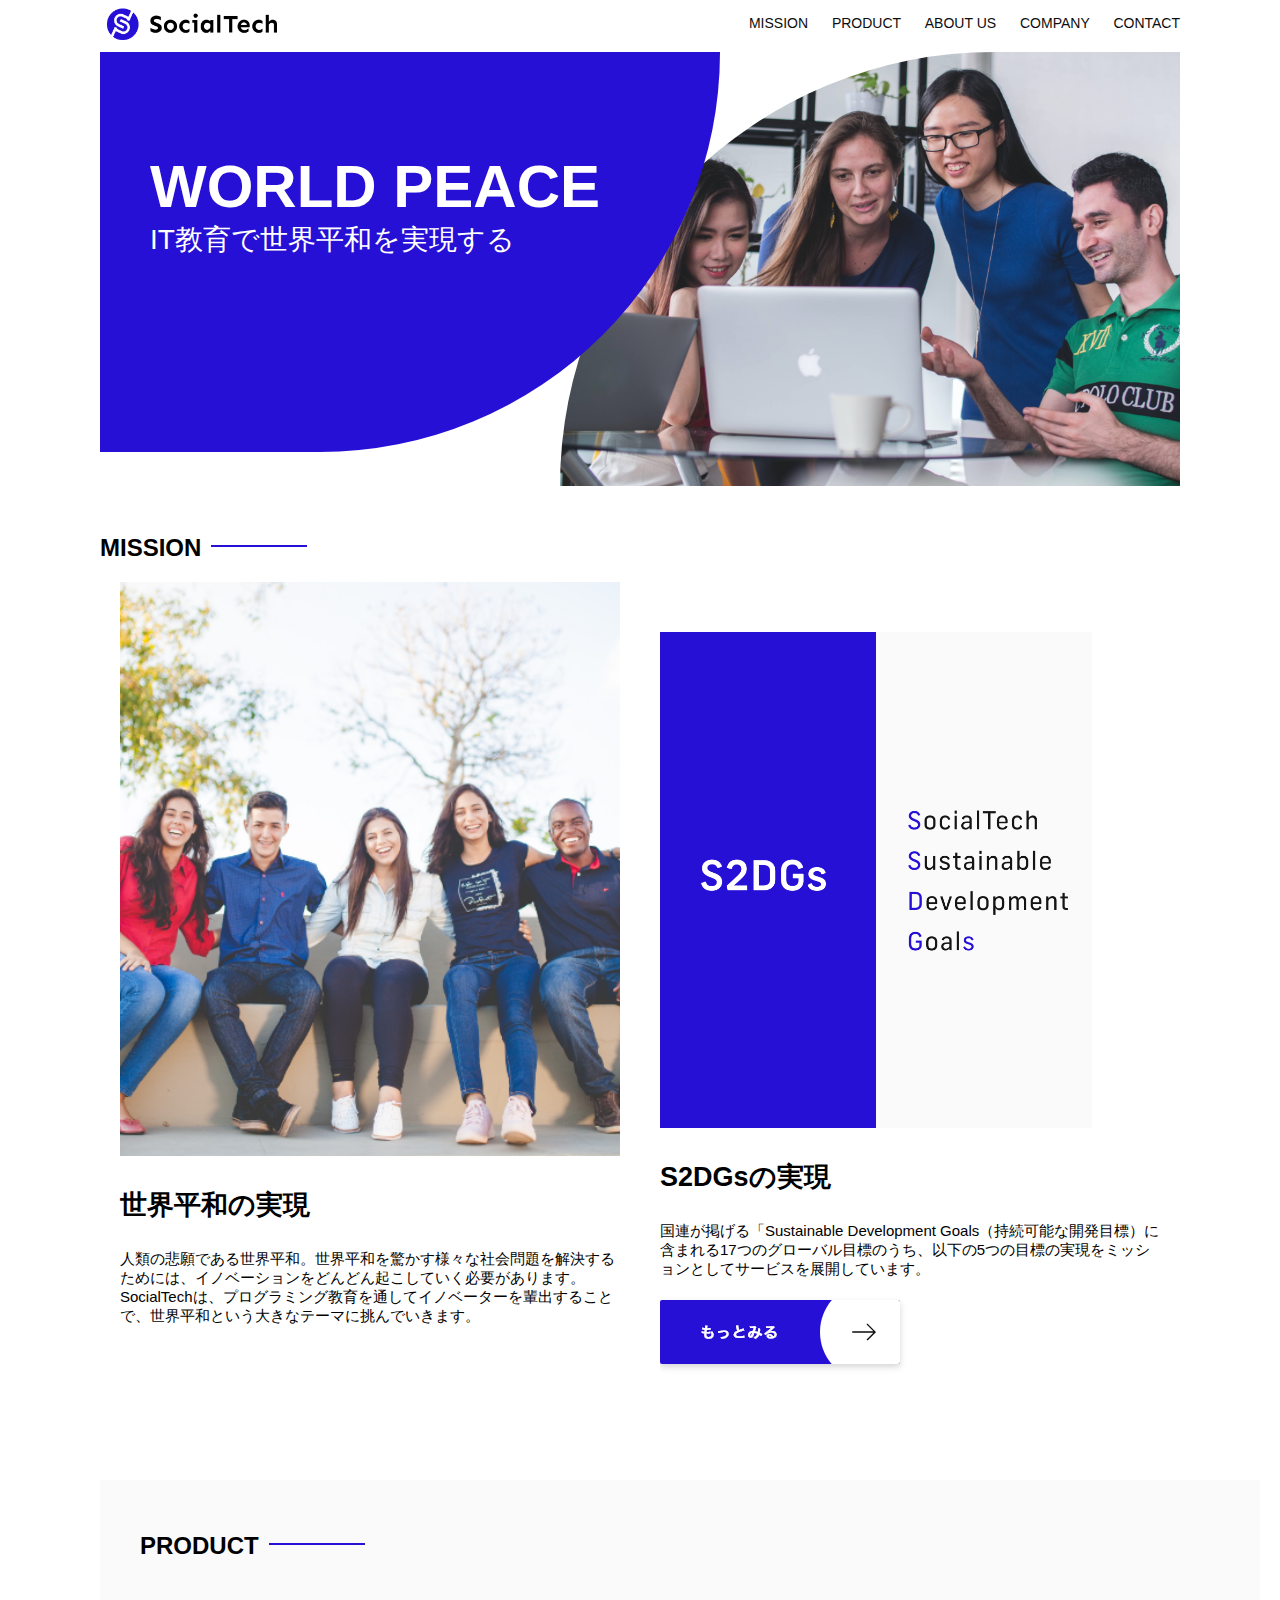
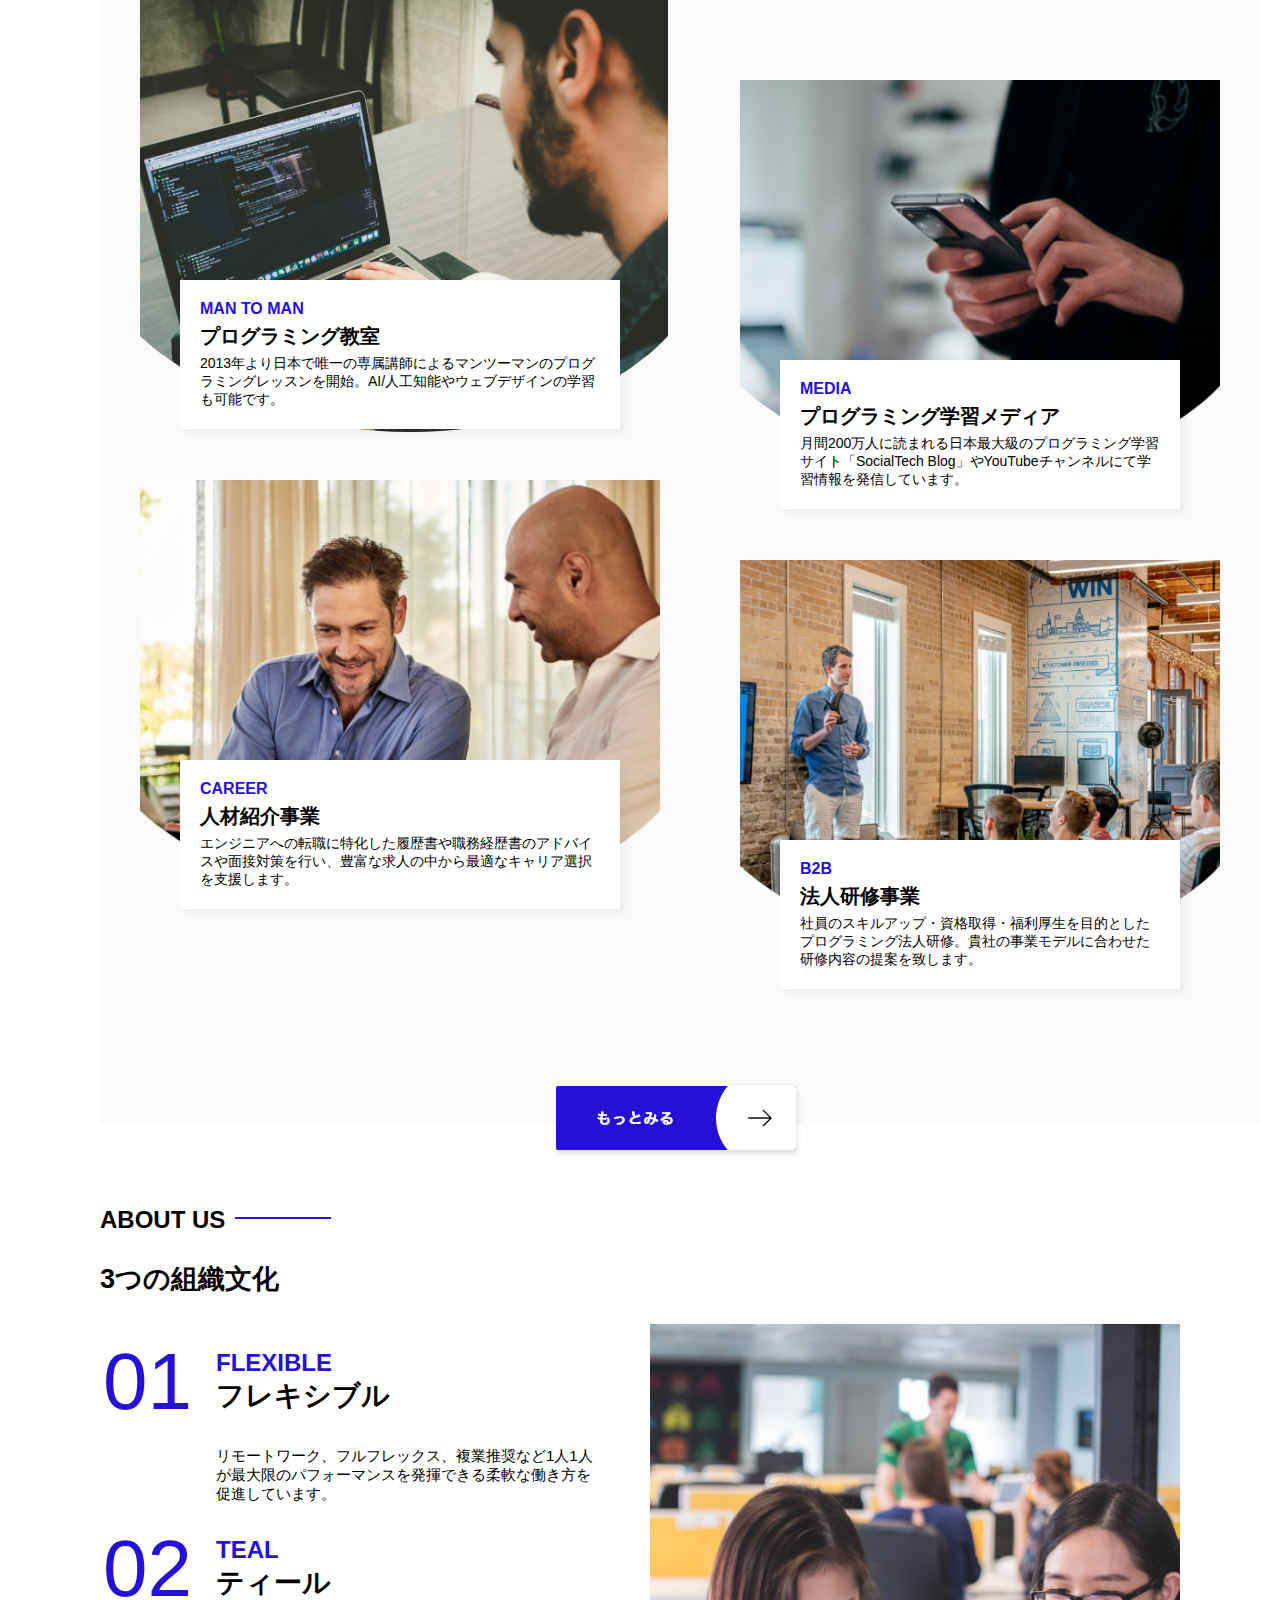
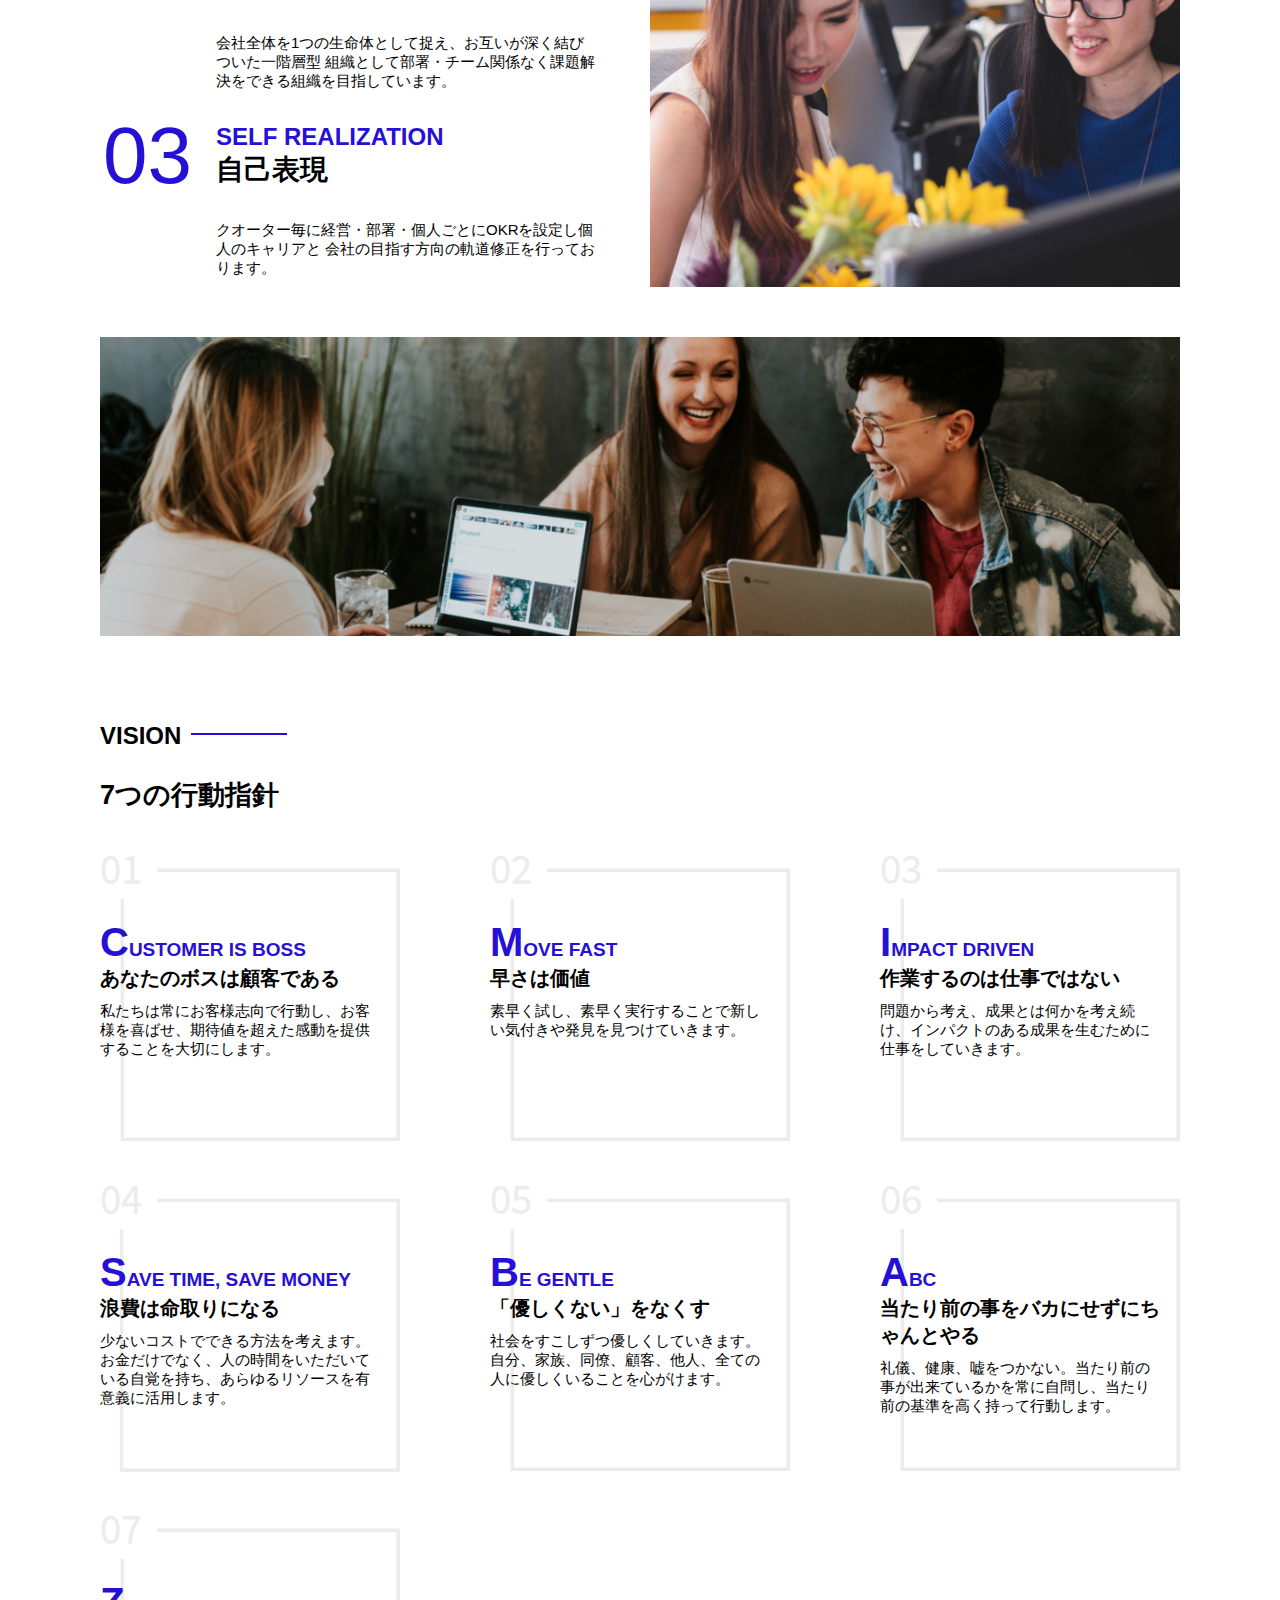
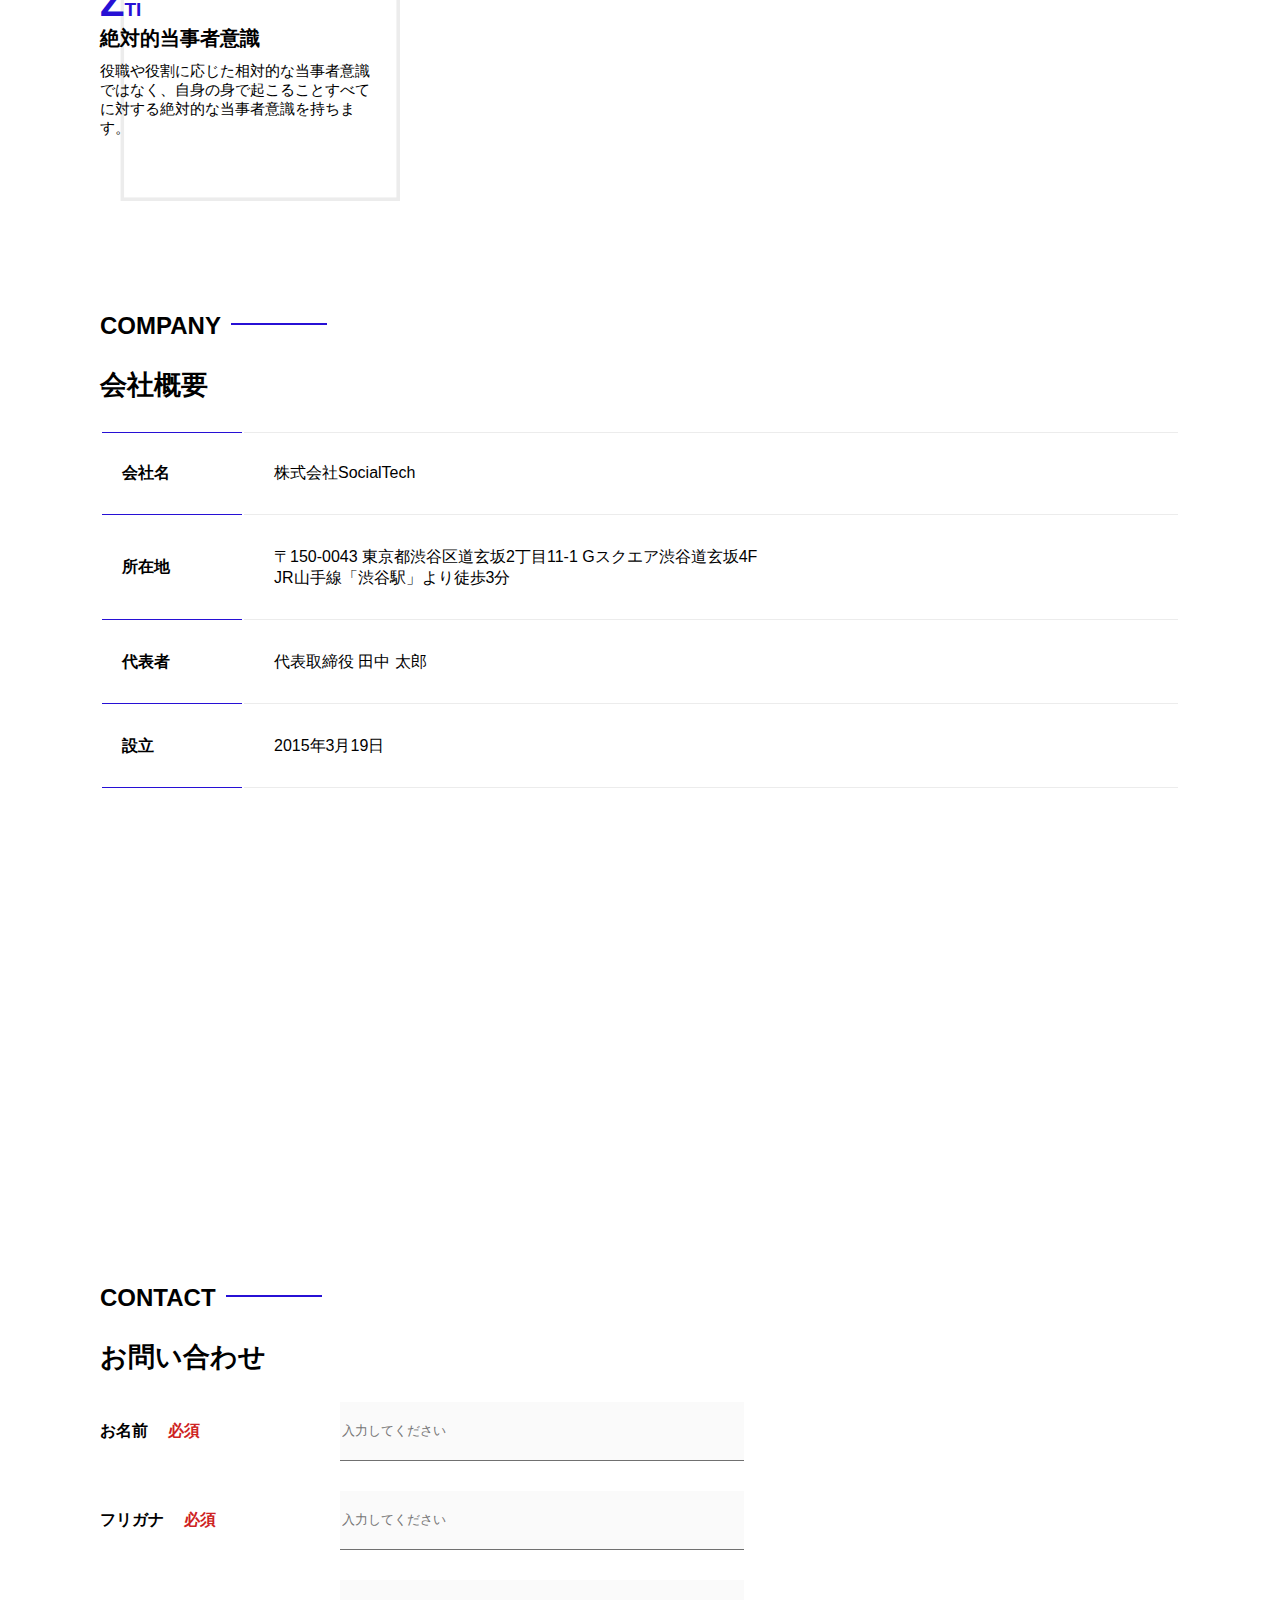
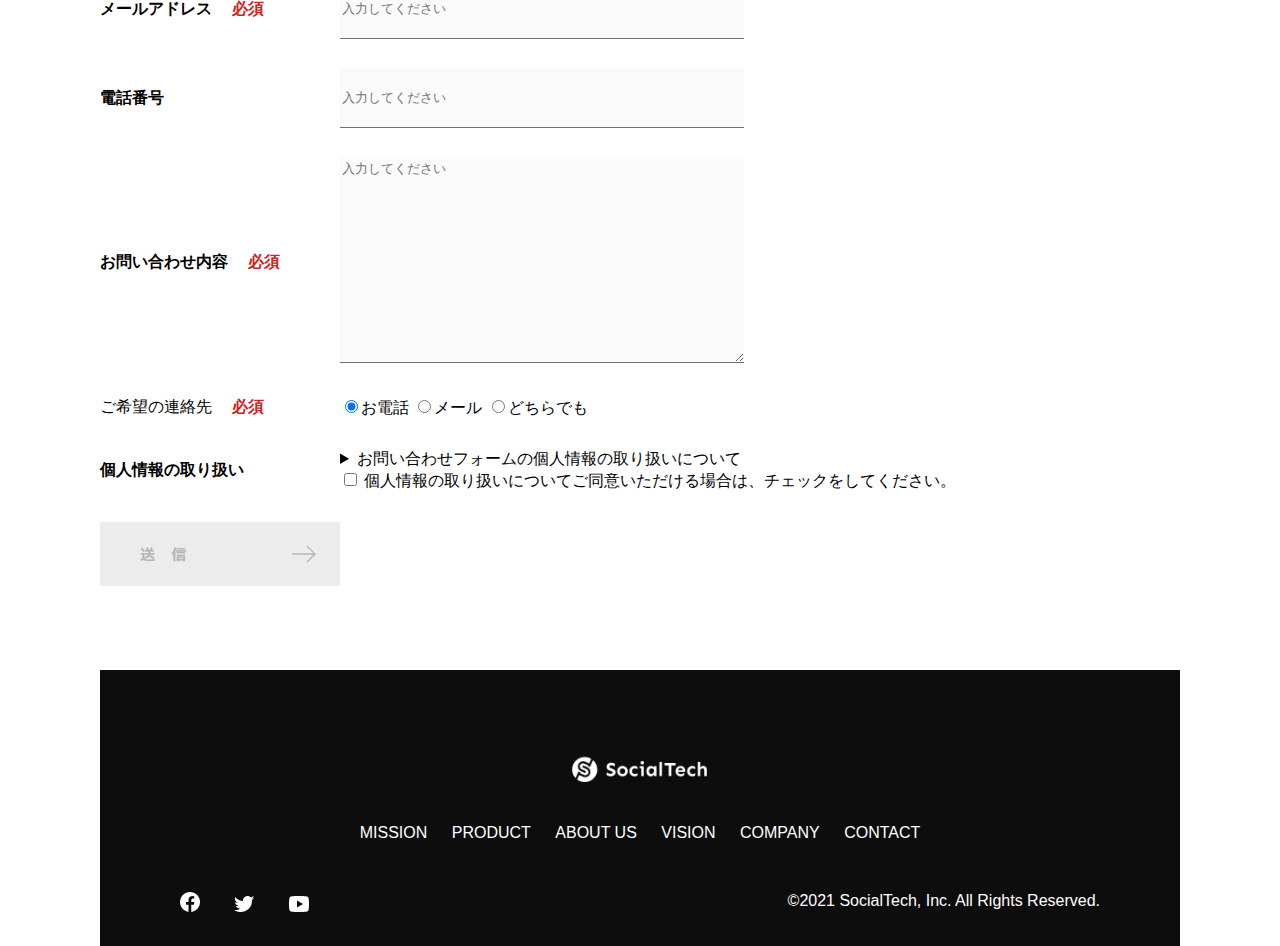
<file: index.html>
<!DOCTYPE html>
  <html>
    <head>
      <title>SocialTech</title>
      <meta charset="utf-8">
      <meta name="description" content="SocialTechはEdTech業界のリーディングカンパニーを目指します。">
      <meta name="viewport" content="width=device-width , initial-scale=1.0">
      <link rel="stylesheet" href="style.css">
    </head>

    <body>
      <!-- ヘッダー -->
      <header>
        <!-- ロゴ -->
        <a href="index.html" id="logo"><img src="images/logo.png" alt="トップページに戻る"></a>

         <!-- PC用ナビゲーション -->
         <nav id="nav-pc">
          <a href="mission.html">MISSION</a>
          <a href="product.html">PRODUCT</a>
          <a href="index.html#aboutus">ABOUT US</a>
          <a href="index.html#company">COMPANY</a>
          <a href="index.html#contact">CONTACT</a>
         </nav>
          <!-- スマホ用メニューボタン -->
          <img id="menu-sp" src="images/button-menu.png" alt="ナビゲーションを開く" onclick="document.getElementById('nav-sp').style.display='block'">
          <!-- スマホ用ナビゲーション -->
         <nav id="nav-sp">
          <img id="close" src="images/button-close.png" alt="ナビゲーションを閉じる" onclick="document.getElementById('nav-sp').style.display='none'">
          <a id="logo-sp" href="index.html" onclick="document.getElementById('nav-sp').style.display = 'none'"><img src="images/logo-sp.png" alt="トップページに戻る"></a>
          <a class="menu" href="misson.html" onclick="document.getElementById('nav-sp').style.display='none'">MISSION</a>
          <a class="menu" href="product.html" onclick="document.getElementById('nav-sp').style.display='none'">PRODUCT</a>
          <a class="menu" href="index.html#aboutus" onclick="document.getElementById('nav-sp').style.display='none'">ABOUT US</a>
          <a class="menu" href="index.html#vision" onclick="document.getElementById('nav-sp').style.display='none'">VISION</a>
          <a class="menu" href="index.html#company" onclick="document.getElementById('nav-sp').style.display='none'">COMPANY</a>
          <a class="menu" href="index.html#contact" onclick="document.getElementById('nav-sp').style.display='none'">CONTACT</a>
          <div id="sns">
            <a href="https://www.facebook.com/sejuku2013"><img src="images/button-facebook.png" alt="Facebookのリンク"></a>
            <a href="https://twitter.com/samuraijuku"><img src="images/button-twitter.png" alt="Twitterのリンク"></a>
            <a href="https://www.youtube.com/channel/UCCFOQO5aDK0xXam4cUQXT8g"><img src="images/button-youtube.png" alt="YouTubeのリンク"></a>
          </div>
        </nav>
  </header>

<!--======== 後略 ========-->

          </div>
         </nav> 
        </header>
      <main>
        <article>
          <!--メインビジュアル-->
          <section id="main-visual">
            <div id="main-message">
              <h1>WORLD PEACE</h1>
              <p>IT教育で世界平和を実現する</p>
            </div>
            <img src="images/index/index-main.png" alt="PCの周りに集まる多国籍の仲間たち">
          </section>
          <!--ミッション-->
          <section id="mission">
             <h2 class="index-h2">MISSION</h2>
            <div id="mission-flex">
              <div>
                <img id="mission-photo" src="images/index/index-mission.png" alt="屋外のベンチで写真を撮影する多国籍の仲間たち">
                <h3>世界平和の実現</h3>
                <p>
                  人類の悲願である世界平和。世界平和を驚かす様々な社会問題を解決するためには、イノベーションをどんどん起こしていく必要があります。SocialTechは、プログラミング教育を通してイノベーターを輩出することで、世界平和という大きなテーマに挑んでいきます。
                </p>
              </div>
              <div>
                <img id="s2dgs" src="images/index/s2dgs.png" alt="S2DGs">
                <h3>S2DGsの実現</h3>
                <p>国連が掲げる「Sustainable Development Goals（持続可能な開発目標）に含まれる17つのグローバル目標のうち、以下の5つの目標の実現をミッションとしてサービスを展開しています。</p>
                <a href="mission.html">
                  <img src="images/button-more.png" alt="もっと見る">
                </a>
              </div>
            </div>
          </section>
          <!--プロダクト-->
          <section id="product">
            <h2 class="index-h2">PRODUCT</h2>
            <div>
              <div id="product-left">
                <div>
                  <img class="product=photo" src="images/index/index-mantoman.png" alt="PCでコードを書く男性">
                  <div class="product-explain">
                    <span>MAN TO MAN</span>
                    <h3>プログラミング教室</h3>
                    <p>2013年より日本で唯一の専属講師によるマンツーマンのプログラミングレッスンを開始。AI/人工知能やウェブデザインの学習も可能です。</p>
                  </div>
                </div>
                <div>
                  <img class="product-photo" src="images/index/index-career.png" alt="笑顔で話し合う2人の男性">
                  <div class="product-explain">
                    <span>CAREER</span>
                    <h3>人材紹介事業</h3>
                    <p>エンジニアへの転職に特化した履歴書や職務経歴書のアドバイスや面接対策を行い、豊富な求人の中から最適なキャリア選択を支援します。</p>
                  </div>
                </div>
              </div>
              <div id="product-right">
                <div>
                  <img class="product-photo" src="images/index/index-media.png" alt="スマートフォンを操作する人">
                  <div class="product-explain">
                    <span>MEDIA</span>
                    <h3>プログラミング学習メディア</h3>
                    <p>月間200万人に読まれる日本最大級のプログラミング学習サイト「SocialTech Blog」やYouTubeチャンネルにて学習情報を発信しています。</p>
                  </div>
                </div>
                <div>
                  <img class="product-photo" src="images/index/index-b2b.png" alt="講演中の男性とそれを聴く人々">
                  <div class="product-explain">
                    <span>B2B</span>
                    <h3>法人研修事業</h3>
                    <p>社員のスキルアップ・資格取得・福利厚生を目的としたプログラミング法人研修。貴社の事業モデルに合わせた研修内容の提案を致します。</p>
                  </div>
                </div>
              </div>
            </div>
            <div>
              <a id="product-more" href="product.html">
                <img src="images/button-more.png" alt="もっとみる">
              </a>
            </div>
          </section>
          <!--ABOUT US-->
          <section id="aboutus">
            <h2 class="index-h2">ABOUT US</h2>
            <h3>3つの組織文化</h3>
            <div>
              <table class="culture-table">
                <tr>
                  <td>
                    <span class="culture-num">01</span>
                  </td>
                  <td>
                    <span class="culture-en">FLEXIBLE</span>
                    <span class="culture-jp">フレキシブル</span>
                  </td>
                </tr>
                <tr>
                  <td>
                    <!--空のセル-->
                  </td>
                  <td>
                    <p class="culture-description">
                      リモートワーク、フルフレックス、複業推奨など1人1人が最大限のパフォーマンスを発揮できる柔軟な働き方を促進しています。
                    </p>
                  </td>
                </tr>
                <tr>
                  <td>
                    <span class="culture-num">02</span>
                  </td>
                  <td>
                    <span class="culture-en">TEAL</span>
                    <span class="culture-jp">ティール</span>
                  </td>
                </tr>
                <tr>
                  <td>
                    <!--空のセル-->                    
                  </td>
                  <td>
                    <p class="culture-description">
                      会社全体を1つの生命体として捉え、お互いが深く結びついた一階層型
                      組織として部署・チーム関係なく課題解決をできる組織を目指しています。
                    </p>
                  </td>
                </tr>
                <tr>
                  <td>
                    <span class="culture-num">03</span>
                  </td>
                  <td>
                    <span class="culture-en">SELF REALIZATION</span>
                    <span class="culture-jp">自己表現</span>
                  </td>
                </tr>
                <tr>
                  <td>
                    <!--空のセル-->                    
                  </td>
                  <td>
                    <p class="culture-description">
                      クオーター毎に経営・部署・個人ごとにOKRを設定し個人のキャリアと
                   会社の目指す方向の軌道修正を行っております。
                    </p>
                  </td>
                </tr>
              </table>
                <img class="culture-img" src="images/index/index-aboutus1.png" alt="笑顔で話し合う2人の女性">
            </div>
              <img class="culture-img2" src="images/index/index-aboutus2.png" alt="笑顔で話し合う3人の男女">
          </section>
          <!--VISION-->
          <section id="vision">
            <h2 class="index-h2">VISION</h2>
            <h3>7つの行動指針</h3>
            <div>
            <div class="vision-box">
              <img src="images/index/vision-01.png" alt="01">
              <span>
                <h4>CUSTOMER IS BOSS</h4>
                <h5>あなたのボスは顧客である</h5>
                <p>私たちは常にお客様志向で行動し、お客様を喜ばせ、期待値を超えた感動を提供することを大切にします。</p>
              </span>
            </div>
            <div class="vision-box">
              <img src="images/index/vision-02.png" alt="02">
              <span>
                <h4>MOVE FAST</h4>
                <h5>早さは価値</h5>
                <p>素早く試し、素早く実行することで新しい気付きや発見を見つけていきます。</p>
              </span>
            </div>
            <div class="vision-box">
              <img src="images/index/vision-03.png" alt="03">
              <span>
                <h4>IMPACT DRIVEN</h4>
                <h5>作業するのは仕事ではない</h5>
                <p>問題から考え、成果とは何かを考え続け、インパクトのある成果を生むために仕事をしていきます。</p>
              </span>
            </div>
            <div class="vision-box">
              <img src="images/index/vision-04.png" alt="04">
              <span>
                <h4>SAVE TIME, SAVE MONEY</h4>
                <h5>浪費は命取りになる</h5>
                <p>少ないコストでできる方法を考えます。お金だけでなく、人の時間をいただいている自覚を持ち、あらゆるリソースを有意義に活用します。</p>
              </span>
            </div>
            <div class="vision-box">
              <img src="images/index/vision-05.png" alt="05">
              <span>
                <h4>BE GENTLE</h4>
                <h5>「優しくない」をなくす</h5>
                <p>社会をすこしずつ優しくしていきます。自分、家族、同僚、顧客、他人、全ての人に優しくいることを心がけます。</p>
              </span>
            </div>
            <div class="vision-box">
              <img src="images/index/vision-06.png" alt="06">
              <span>
                <h4>ABC</h4>
                <h5>当たり前の事をバカにせずにちゃんとやる</h5>
                <p>礼儀、健康、嘘をつかない。当たり前の事が出来ているかを常に自問し、当たり前の基準を高く持って行動します。</p>
              </span>
            </div>
            <div class="vision-box">
              <img src="images/index/vision-07.png" alt="07">
              <span>
                <h4>ZTI</h4>
                <h5>絶対的当事者意識</h5>
                <p>役職や役割に応じた相対的な当事者意識ではなく、自身の身で起こることすべてに対する絶対的な当事者意識を持ちます。</p>
              </span>
            </div>
          </div>
          </section>
          <!--COMPANY-->
          <section id="company">
            <h2 class="index-h2">COMPANY</h2>
            <h3>会社概要</h3>
              <table id="company-table">
                <tr>
                  <th class="tableheader-first">会社名</th>
                  <td class="cell-first">株式会社SocialTech</th>
                </tr>
                <tr>
                  <th class="tableheader">所在地</th>
                  <td class="cell">〒150-0043 東京都渋谷区道玄坂2丁目11-1 Gスクエア渋谷道玄坂4F<br>JR山手線「渋谷駅」より徒歩3分</th>
                </tr>
                <tr>
                  <th class="tableheader">代表者</th>
                  <td class="cell">代表取締役 田中 太郎</th>
                </tr>
                <tr>
                  <th class="tableheader">設立</th>
                  <td class="cell">2015年3月19日</th>
                </tr>
              </table>
              <iframe src="https://www.google.com/maps/embed?pb=!1m18!1m12!1m3!1d3241.720022017558!2d139.69384601568356!3d35.65926908019936!2m3!1f0!2f0!3f0!3m2!1i1024!2i768!4f13.1!3m3!1m2!1s0x60188caa213a85e5%3A0x8e064c523da1dacc!2z44K544Kv44Ko44Ki5riL6LC3!5e0!3m2!1sja!2sjp!4v1677285059807!5m2!1sja!2sjp" 
              width="600" height="450" style="border:0;" allowfullscreen="" loading="lazy" referrerpolicy="no-referrer-when-downgrade"></iframe>
          </section>
          <!--お問い合わせフォーム-->
          <section id="contact">
            <h2 class="index-h2">CONTACT</h2>
            <h3>お問い合わせ</h3>
            <form action="https://api.staticforms.xyz/submit" method="post">
              <input type="text" name="honeypot" style="display:none">
              <input type="hidden" name="accessKey" value="97249600-c52c-4fe8-b656-a70ea2e2493c">
              <input type="hidden" name="subject" value="お問い合わせフォーム" />
              <input type="hidden" name="replyTo" value="○○○@△△△.com">
              <input type="hidden" name="redirectTo" value="">
              <div>
                <div class="contact-heading">
                  <label class="contact-label">お名前<span class="contact-span">必須</span></label>
                </div>
                <div class="contact-form">
                  <input type="text" name="name" placeholder="入力してください" class="contact-textbox">
                </div>
              </div>
              <div>
                <div class="contact-heading">
                  <label class="contact-label">フリガナ<span class="contact-span">必須</span></label>
                </div>
                <div class="contact-form">
                  <input type="text" name="furigana" placeholder="入力してください" class="contact-textbox">
                </div>
              </div>
              <div>
                <div class="contact-heading">
                  <label class="contact-label">メールアドレス<span class="contact-span">必須</span></label>
                </div>
                <div class="contact-form">
                  <input type="text" name="email" placeholder="入力してください" class="contact-textbox">
                </div>
              </div>
              <div>
                <div class="contact-heading">
                  <label class="contact-label">電話番号</label>
                </div>
                <div class="contact-form">
                  <input type="text" name="tel" placeholder="入力してください" class="contact-textbox">
                </div>
              </div>
              <div>
                <div class="contact-heading">
                  <label class="contact-label">お問い合わせ内容<span class="contact-span">必須</span></label>
                </div>
                <div>
                  <textarea class="contact-textarea" placeholder="入力してください" name="message"></textarea>
                </div>
              </div>
              <div>
                <div class="contact-heading">
                  <label class="cotact-label">ご希望の連絡先<span class="contact-span">必須</span></label>
                </div>
                <div>
                 <input class="radiobutton" type="radio" value="tel" name="contact" checked><label>お電話</label>
                 <input class="radiobutton" type="radio" value="mail" name="contact" ><label>メール</label>
                 <input class="radiobutton" type="radio" value="both" name="contact" ><label>どちらでも</label>
                </div>
              </div>
              <div>
                <div class="contact-heading">
                  <label class="contact-label">個人情報の取り扱い</label>
                </div>
                <div>
                  <details>
                    <summary>お問い合わせフォームの個人情報の取り扱いについて</summary>
                    <div>
                      <span>1.組織の名称又は氏名</span><br>
                      株式会社SocialTech<br><br>
                      <span>2.個人情報保護管理者（若しくはその代理人）の氏名又は職名、所属及び連絡先
                        鈴木 一郎 コーポレート部</span><br>
                        メールアドレス:support@socialtech.net<br>
                        TEL:03-xxxx-xxxx<br>
                      <span>３．個人情報の利用目的</span><br>
                       ・本サービス及び本サービスに関連する情報の提供又はそれらに関する連絡のため<br>
                       ・ユーザーの本人確認のため<br>
                        ・当社サービスのご案内のため<br>
                        ・当社の商品等の広告または宣伝（電子メールによるものを含むものとします。）<br><br>
                      <span>４．個人情報の取り扱い業務の委託</span><br>
                        個人情報の取扱業務の全部または一部を外部に業務委託する場合があります。<br>
                        その際、弊社は、個人情報を適切に保護できる管理体制を敷き実行していることを条件として<br>
                        委託先を厳選したうえで、機密保持契約を委託先と締結し、お客様の個人情報を厳密に管理させます。<br><br>
                      <span>５．個人情報の開示等の請求</span><br>
                        お客様は、弊社に対してご自身の個人情報の開示等（利用目的の通知、開示、内容の訂正・追加・削除、利用の停止または消去、第三者への提供の停止）に関して、当社問合わせ窓口に申し出ることができます。<br>
                        その際、弊社はお客様ご本人を確認させていただいたうえで、合理的な期間内に対応いたします。<br><br>
                        なお、個人情報に関する弊社問合わせ先は、次の通りです。<br><br>
                        株式会社SocialTech　個人情報問合せ窓口<br>
                        〒150-0043　東京都渋谷区道玄坂2丁目11-1 Ｇスクエア渋谷道玄坂 4F<br>
                        メールアドレス：support@socialtech.net　TEL：03-xxxx-xxxx<br><br>
                      <span>６．個人情報を提供されることの任意性について</span><br><br>
                        お客様がご自身の個人情報を弊社に提供されるか否かは、お客様のご判断によりますが、もしご提供されない場合には、適切なサービスが提供できない場合がありますので予めご了承ください。
                    </div>
                  </details>
                  <input type="checkbox" name="agree">
                  <span>個人情報の取り扱いについてご同意いただける場合は、チェックをしてください。</span>
                </div>
              </div>
              <input type="image" src="images/button-submit.png" alt="送信する">
           </form>
          </section>
        </article>
          <footer>
            <div id="footer-logo">
              <img src="images/logo-sp.png" alt="SocialTech">
            </div>
            <div id="footer-link">
              <a href="mission.html">MISSION</a>
              <a href="product.html">PRODUCT</a>
              <a href="index.html#aboutus">ABOUT US</a>
              <a href="index.html#vision">VISION</a>
              <a href="index.html#company">COMPANY</a>
              <a href="index.html#contact">CONTACT</a>
            </div>
            <div id="sns-footer">
              <a href="https://www.facebook.com/sejuku2013"><img src="images/button-facebook.png" alt="Facebookのリンク"></a>
              <a href="https://twitter.com/samuraijuku"><img src="images/button-twitter.png" alt="Twitterのリンク"></a>
              <a href="https://www.youtube.com/channel/UCCFOQO5aDK0xXam4cUQXT8g"><img src="images/button-youtube.png" alt="YouTubeのリンク"></a>
                <span id="copyright">&copy;2021 SocialTech, Inc. All Rights Reserved.</span>
            </div>
          </footer>
      </main>
    </body>
  </html>
</file>
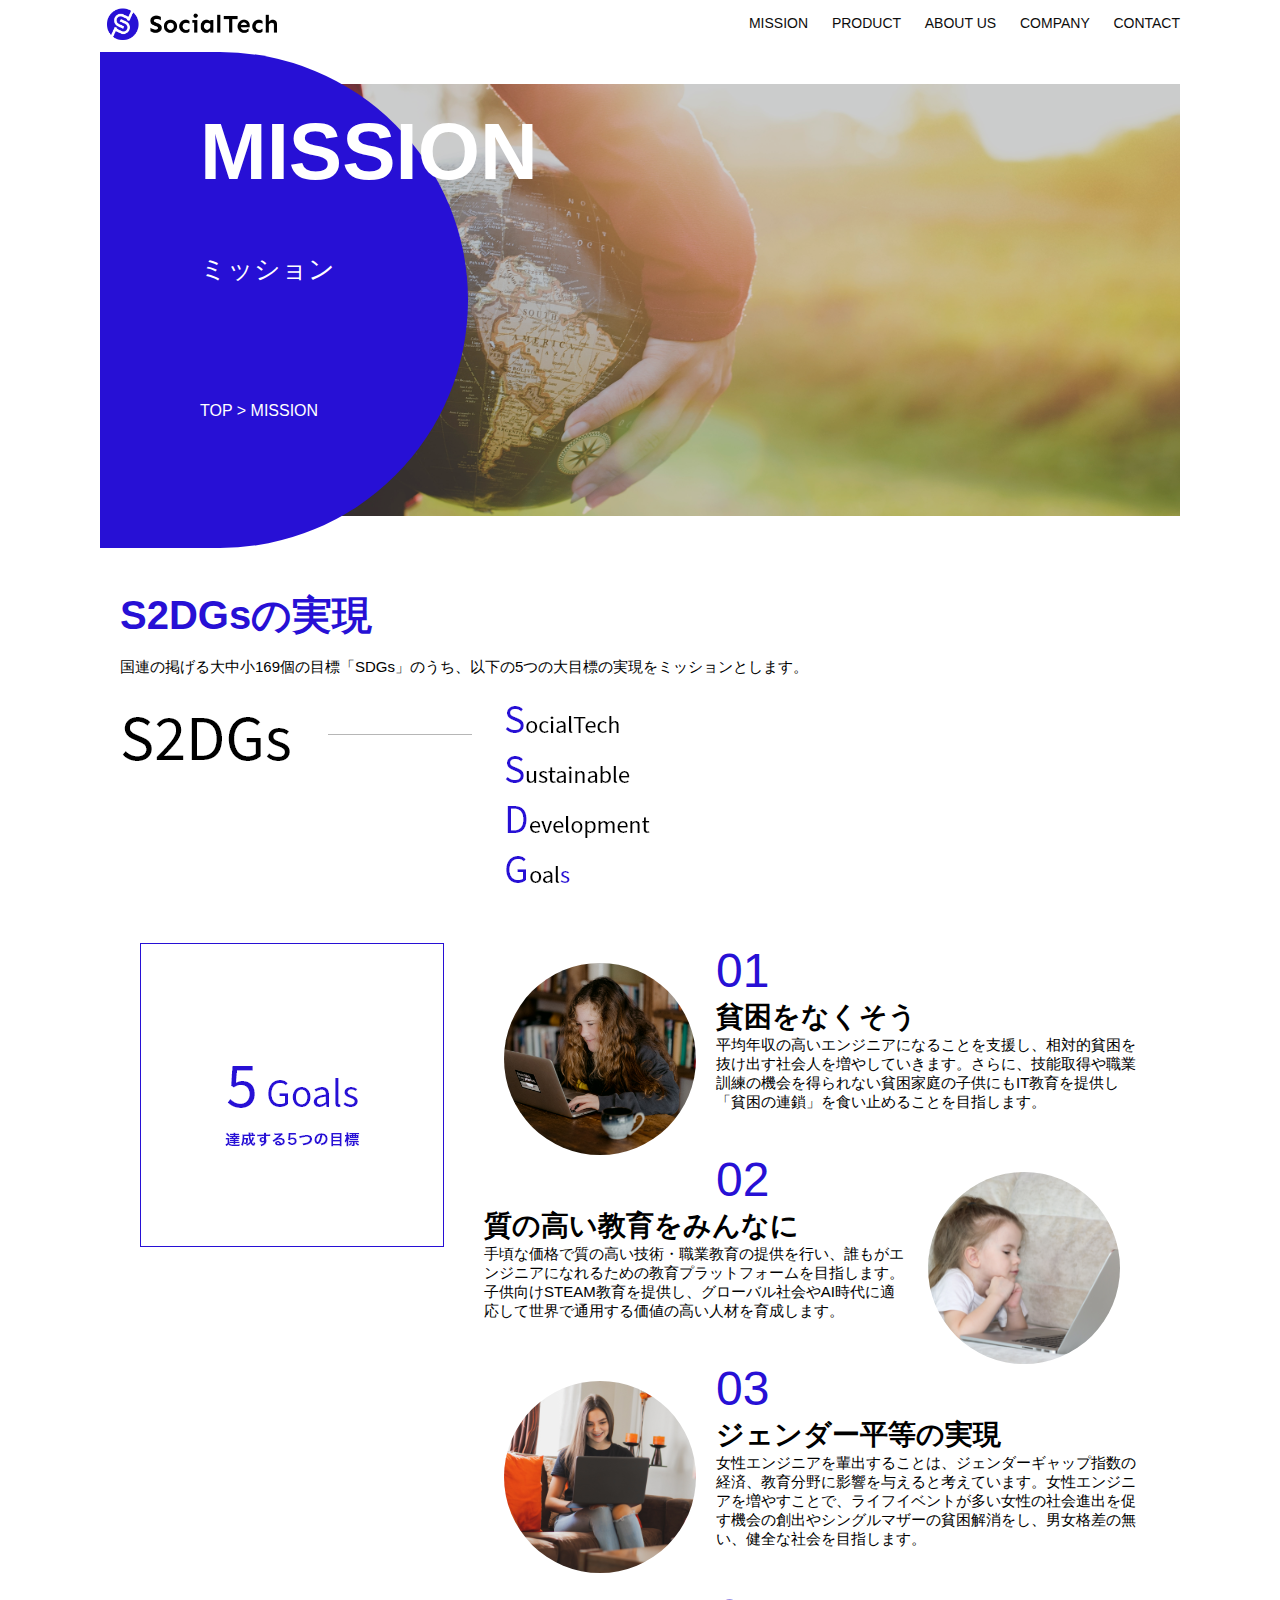
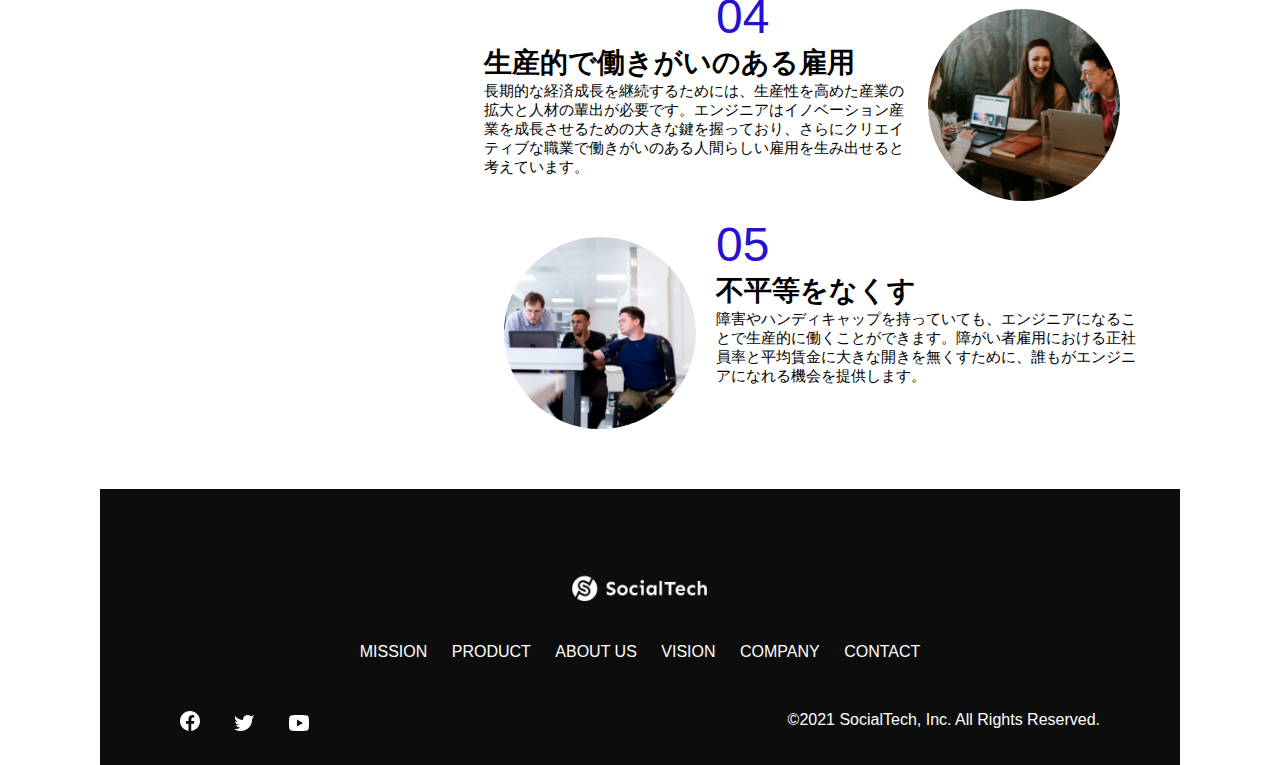
<file: mission.html>
<!DOCTYPE html>
  <html>
    <head>
      <title>SocialTech -MISSION ミッション-</title>
      <meta charset="utf-8">
      <meta name="description" content="SocialTechが目指す5つの目標(S2DGs)を紹介します">
      <meta name="viewport" content="width=device-width , initial-scale=1.0">
      <link rel="stylesheet" href="style.css">
    </head>
    <body>
      <!-- ヘッダー -->
      <header>
        <!-- ロゴ -->
        <a href="index.html" id="logo"><img src="images/logo.png" alt="トップページに戻る"></a>

         <!-- PC用ナビゲーション -->
         <nav id="nav-pc">
          <a href="mission.html">MISSION</a>
          <a href="product.html">PRODUCT</a>
          <a href="index.html#aboutus">ABOUT US</a>
          <a href="index.html#company">COMPANY</a>
          <a href="index.html#contact">CONTACT</a>
         </nav>
          <!-- スマホ用メニューボタン -->
          <img id="menu-sp" src="images/button-menu.png" alt="ナビゲーションを開く" onclick="document.getElementById('nav-sp').style.display='block'">
          <!-- スマホ用ナビゲーション -->
         <nav id="nav-sp">
          <img id="close" src="images/button-close.png" alt="ナビゲーションを閉じる" onclick="document.getElementById('nav-sp').style.display='none'">
          <a id="logo-sp" href="index.html" onclick="document.getElementById('nav-sp').style.display = 'none'"><img src="images/logo-sp.png" alt="トップページに戻る"></a>
          <a class="menu" href="misson.html" onclick="document.getElementById('nav-sp').style.display='none'">MISSION</a>
          <a class="menu" href="product.html" onclick="document.getElementById('nav-sp').style.display='none'">PRODUCT</a>
          <a class="menu" href="index.html#aboutus" onclick="document.getElementById('nav-sp').style.display='none'">ABOUT US</a>
          <a class="menu" href="index.html#vision" onclick="document.getElementById('nav-sp').style.display='none'">VISION</a>
          <a class="menu" href="index.html#company" onclick="document.getElementById('nav-sp').style.display='none'">COMPANY</a>
          <a class="menu" href="index.html#contact" onclick="document.getElementById('nav-sp').style.display='none'">CONTACT</a>
          <div id="sns">
            <a href="https://www.facebook.com/sejuku2013"><img src="images/button-facebook.png" alt="Facebookのリンク"></a>
            <a href="https://twitter.com/samuraijuku"><img src="images/button-twitter.png" alt="Twitterのリンク"></a>
            <a href="https://www.youtube.com/channel/UCCFOQO5aDK0xXam4cUQXT8g"><img src="images/button-youtube.png" alt="YouTubeのリンク"></a>
          </div>
        </nav>
  </header>

      <main>
        <article>
          <section id="mission-main">
            <div id="mission-title">
              <h1>MISSION</h1>
              <span>ミッション</span>
              <div>TOP > MISSION</div>
            </div>
          </section>
          <section id="mission-s2dgs">
              <h2 class="mission-h2">S2DGsの実現</h2>
              <p>国連の掲げる大中小169個の目標「SDGs」のうち、以下の5つの大目標の実現をミッションとします。</p>
              <img src="images/mission/mission-s2dgs.png" alt="S2DGs">
          </section>
          <section id="mission-5goals">
             <div>
                <img id="s2dgs-image" src="images/mission/mission-5goals.png" alt="5Goals">
             </div>
             <div>
                <div>
                  <img class="fivegoals-image-left" src="images/mission/mission-5goals01.png" alt="PCを操作する女の子">
                  <span class="fivegoals-number">01</span>
                  <h3 class="fivegoals-h3">貧困をなくそう</h3>
                  <p class="fivegoals-p">
                    平均年収の高いエンジニアになることを支援し、相対的貧困を抜け出す社会人を増やしていきます。さらに、技能取得や職業訓練の機会を得られない貧困家庭の子供にもIT教育を提供し「貧困の連鎖」を食い止めることを目指します。
                  </p>
                </div>
                
                <div>
                  <img class="fivegoals-image-right" src="images/mission/mission-5goals02.png" alt="PCを操作する女の子">
                  <span class="fivegoals-number">02</span>
                  <h3 class="fivegoals-h3">質の高い教育をみんなに</h3>
                  <p class="fivegoals-p">
                    手頃な価格で質の高い技術・職業教育の提供を行い、誰もがエンジニアになれるための教育プラットフォームを目指します。子供向けSTEAM教育を提供し、グローバル社会やAI時代に適応して世界で通用する価値の高い人材を育成します。
                  </p>
                </div>
                
                <div>
                  <img class="fivegoals-image-left" src="images/mission/mission-5goals03.png" alt="PCを操作する女の子">
                  <span class="fivegoals-number">03</span>
                  <h3 class="fivegoals-h3">ジェンダー平等の実現</h3>
                  <p class="fivegoals-p">
                    女性エンジニアを輩出することは、ジェンダーギャップ指数の経済、教育分野に影響を与えると考えています。女性エンジニアを増やすことで、ライフイベントが多い女性の社会進出を促す機会の創出やシングルマザーの貧困解消をし、男女格差の無い、健全な社会を目指します。
                  </p>
                </div>
                
                <div>
                  <img class="fivegoals-image-right" src="images/mission/mission-5goals04.png" alt="PCを操作する女の子">
                  <span class="fivegoals-number">04</span>
                  <h3 class="fivegoals-h3">生産的で働きがいのある雇用</h3>
                  <p class="fivegoals-p">
                    長期的な経済成長を継続するためには、生産性を高めた産業の拡大と人材の輩出が必要です。エンジニアはイノベーション産業を成長させるための大きな鍵を握っており、さらにクリエイティブな職業で働きがいのある人間らしい雇用を生み出せると考えています。
                  </p>
                </div>
                
                <div>
                  <img class="fivegoals-image-left" src="images/mission/mission-5goals05.png" alt="PCを操作する女の子">
                  <span class="fivegoals-number">05</span>
                  <h3 class="fivegoals-h3">不平等をなくす</h3>
                  <p class="fivegoals-p">
                    障害やハンディキャップを持っていても、エンジニアになることで生産的に働くことができます。障がい者雇用における正社員率と平均賃金に大きな開きを無くすために、誰もがエンジニアになれる機会を提供します。
                  </p>
                </div>
             </div>
          </secton>
        </article>
          <footer>
            <div id="footer-logo">
              <img src="images/logo-sp.png" alt="SocialTech">
            </div>
            <div id="footer-link">
              <a href="mission.html">MISSION</a>
              <a href="product.html">PRODUCT</a>
              <a href="index.html#aboutus">ABOUT US</a>
              <a href="index.html#vision">VISION</a>
              <a href="index.html#company">COMPANY</a>
              <a href="index.html#contact">CONTACT</a>
            </div>
            <div id="sns-footer">
              <a href="https://www.facebook.com/sejuku2013"><img src="images/button-facebook.png" alt="Facebookのリンク"></a>
              <a href="https://twitter.com/samuraijuku"><img src="images/button-twitter.png" alt="Twitterのリンク"></a>
              <a href="https://www.youtube.com/channel/UCCFOQO5aDK0xXam4cUQXT8g"><img src="images/button-youtube.png" alt="YouTubeのリンク"></a>
                <span id="copyright">&copy;2021 SocialTech, Inc. All Rights Reserved.</span>
            </div>
          </footer>
      </main>
    </body>
  </html>
</file>
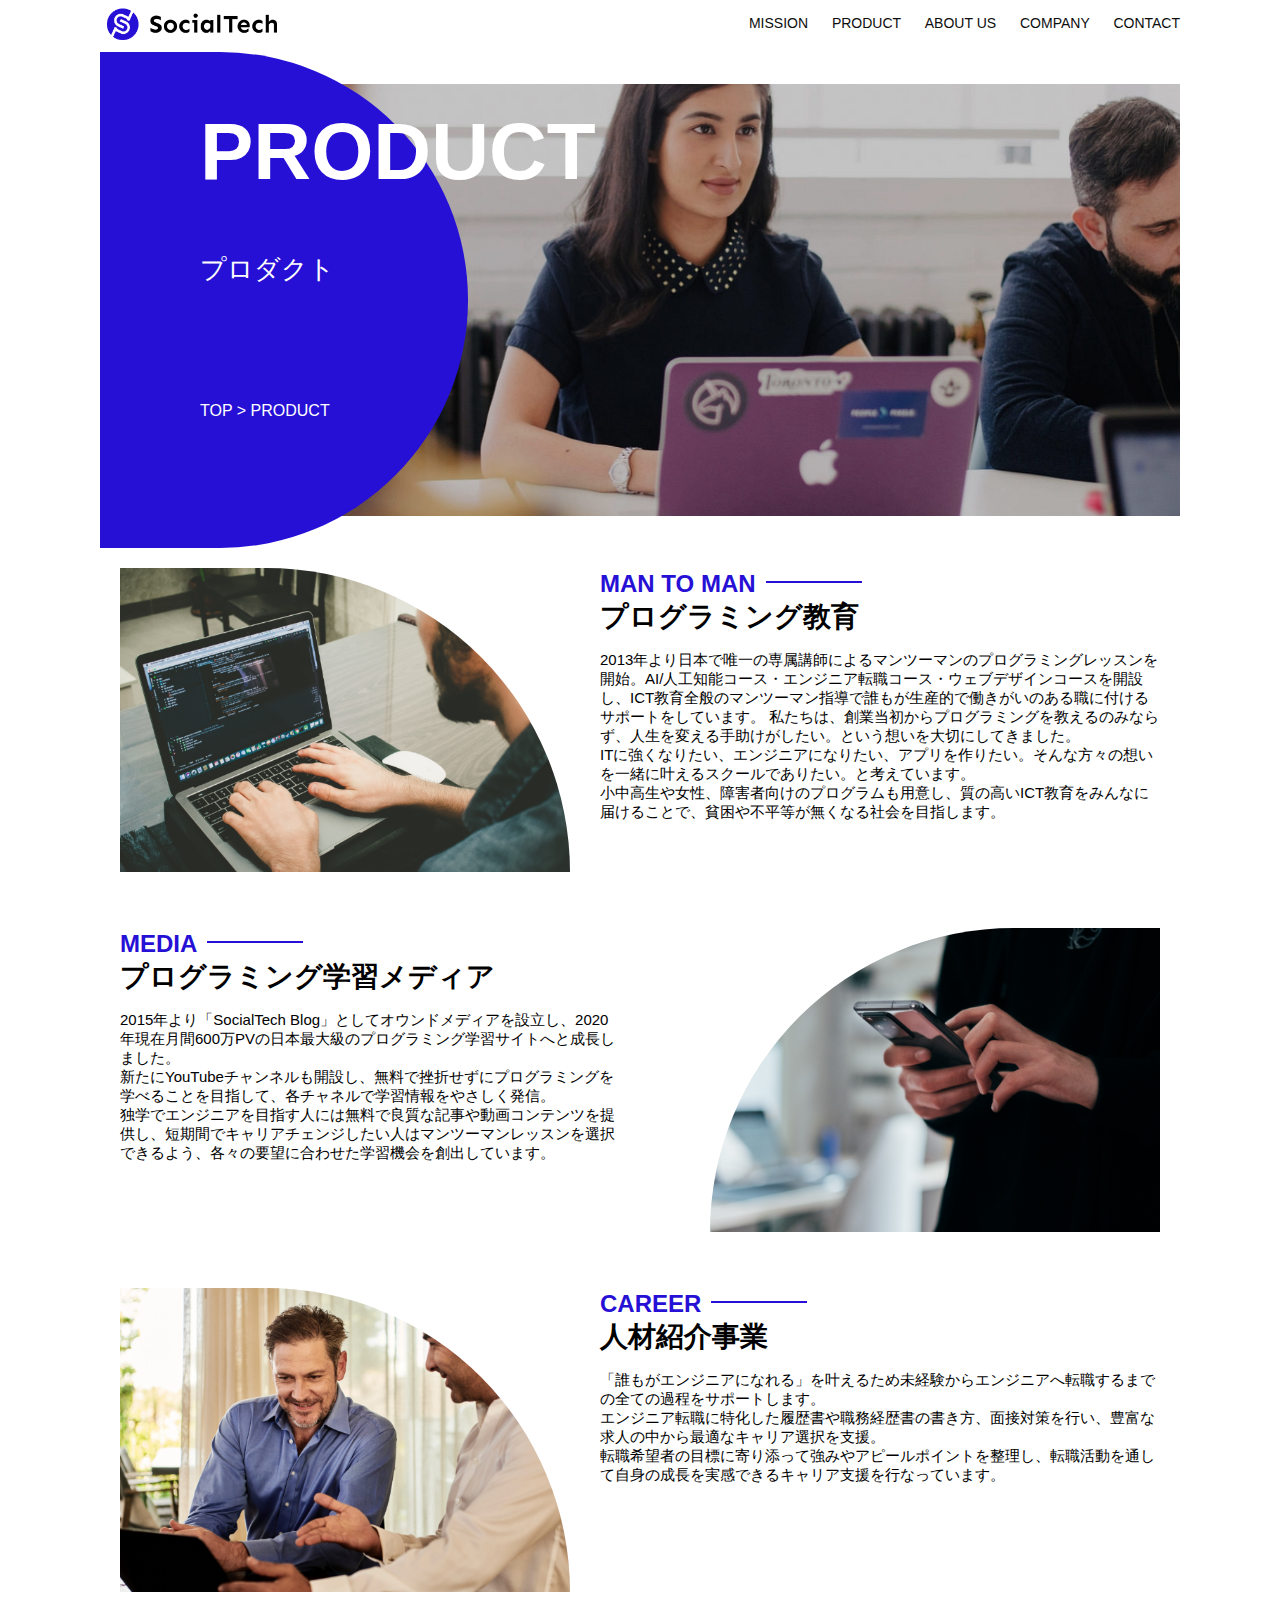
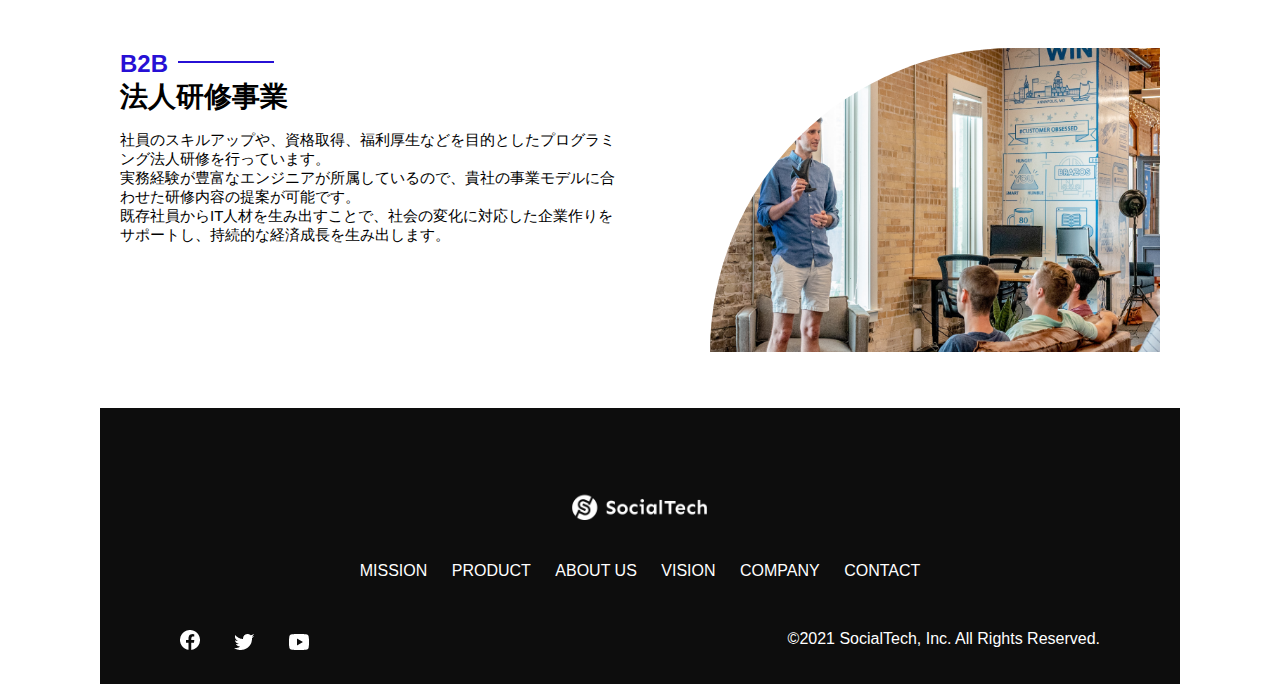
<file: product.html>
<!DOCTYPE html>
  <html>
    <head>
      <title>SocialTech -PRODUCT プロダクト-</title>
      <meta charset="utf-8">
      <meta name="description" content="SocialTechの4つのプロダクトを紹介します">
      <meta name="viewport" content="width=device-width , initial-scale=1.0">
      <link rel="stylesheet" href="style.css">
    </head>
    <body>
      <!-- ヘッダー -->
      <header>
        <!-- ロゴ -->
        <a href="index.html" id="logo"><img src="images/logo.png" alt="トップページに戻る"></a>

         <!-- PC用ナビゲーション -->
         <nav id="nav-pc">
          <a href="mission.html">MISSION</a>
          <a href="product.html">PRODUCT</a>
          <a href="index.html#aboutus">ABOUT US</a>
          <a href="index.html#company">COMPANY</a>
          <a href="index.html#contact">CONTACT</a>
         </nav>
          <!-- スマホ用メニューボタン -->
          <img id="menu-sp" src="images/button-menu.png" alt="ナビゲーションを開く" onclick="document.getElementById('nav-sp').style.display='block'">
          <!-- スマホ用ナビゲーション -->
         <nav id="nav-sp">
          <img id="close" src="images/button-close.png" alt="ナビゲーションを閉じる" onclick="document.getElementById('nav-sp').style.display='none'">
          <a id="logo-sp" href="index.html" onclick="document.getElementById('nav-sp').style.display = 'none'"><img src="images/logo-sp.png" alt="トップページに戻る"></a>
          <a class="menu" href="misson.html" onclick="document.getElementById('nav-sp').style.display='none'">MISSION</a>
          <a class="menu" href="product.html" onclick="document.getElementById('nav-sp').style.display='none'">PRODUCT</a>
          <a class="menu" href="index.html#aboutus" onclick="document.getElementById('nav-sp').style.display='none'">ABOUT US</a>
          <a class="menu" href="index.html#vision" onclick="document.getElementById('nav-sp').style.display='none'">VISION</a>
          <a class="menu" href="index.html#company" onclick="document.getElementById('nav-sp').style.display='none'">COMPANY</a>
          <a class="menu" href="index.html#contact" onclick="document.getElementById('nav-sp').style.display='none'">CONTACT</a>
          <div id="sns">
            <a href="https://www.facebook.com/sejuku2013"><img src="images/button-facebook.png" alt="Facebookのリンク"></a>
            <a href="https://twitter.com/samuraijuku"><img src="images/button-twitter.png" alt="Twitterのリンク"></a>
            <a href="https://www.youtube.com/channel/UCCFOQO5aDK0xXam4cUQXT8g"><img src="images/button-youtube.png" alt="YouTubeのリンク"></a>
          </div>
        </nav>
  </header>

      <main>
        <article>
          <section id="product-main">
            <div id="product-title">
              <h1>PRODUCT</h1>
              <span>プロダクト</span>
              <div>TOP > PRODUCT</div>
            </div>
          </section>

          <section class="product-section1">
            <img src="images/product/product-mantoman.png" alt="PCでコードを書く男性">
            <div>
              <h2 class="product-h2">MAN TO MAN</h2>
              <h3 class="product-h3">プログラミング教育</h3>
              <p>
                2013年より日本で唯一の専属講師によるマンツーマンのプログラミングレッスンを開始。AI/人工知能コース・エンジニア転職コース・ウェブデザインコースを開設し、ICT教育全般のマンツーマン指導で誰もが生産的で働きがいのある職に付けるサポートをしています。
             私たちは、創業当初からプログラミングを教えるのみならず、人生を変える手助けがしたい。という想いを大切にしてきました。<br>ITに強くなりたい、エンジニアになりたい、アプリを作りたい。そんな方々の想いを一緒に叶えるスクールでありたい。と考えています。<br>小中高生や女性、障害者向けのプログラムも用意し、質の高いICT教育をみんなに届けることで、貧困や不平等が無くなる社会を目指します。
              </p>
            </div>
          </section>
          <section class="product-section2">
            <div>
              <h2 class="product-h2">MEDIA</h2>
              <h3 class="product-h3">プログラミング学習メディア</h3>
              <p>2015年より「SocialTech
                Blog」としてオウンドメディアを設立し、2020年現在月間600万PVの日本最大級のプログラミング学習サイトへと成長しました。<br>新たにYouTubeチャンネルも開設し、無料で挫折せずにプログラミングを学べることを目指して、各チャネルで学習情報をやさしく発信。<br>独学でエンジニアを目指す人には無料で良質な記事や動画コンテンツを提供し、短期間でキャリアチェンジしたい人はマンツーマンレッスンを選択できるよう、各々の要望に合わせた学習機会を創出しています。
              </p>
            </div>
            <img src="images/product/product-media.png" alt="スマートフォンを操作する人">
          </section>
          <section class="product-section1">
            <img src="images/product/product-career.png" alt="笑顔で話し合う2人の男性">
            <div>
              <h2 class="product-h2">CAREER</h2>
              <h3 class="product-h3">人材紹介事業</h3>
              <p>
                「誰もがエンジニアになれる」を叶えるため未経験からエンジニアへ転職するまでの全ての過程をサポートします。<br>エンジニア転職に特化した履歴書や職務経歴書の書き方、面接対策を行い、豊富な求人の中から最適なキャリア選択を支援。<br>転職希望者の目標に寄り添って強みやアピールポイントを整理し、転職活動を通して自身の成長を実感できるキャリア支援を行なっています。<br>
              </p>
            </div>
          </section>
          <section class="product-section2">
            <div>
              <h2 class="product-h2">B2B</h2>
              <h3 class="product-h3">法人研修事業</h3>
              <p>
                社員のスキルアップや、資格取得、福利厚生などを目的としたプログラミング法人研修を行っています。<br>実務経験が豊富なエンジニアが所属しているので、貴社の事業モデルに合わせた研修内容の提案が可能です。<br>既存社員からIT人材を生み出すことで、社会の変化に対応した企業作りをサポートし、持続的な経済成長を生み出します。
              </p>
            </div>
            <img src="images/product/product-b2b.png" alt="講演中の男性とそれを聴く人々">
          </section>
        </article>
          <footer>
            <div id="footer-logo">
              <img src="images/logo-sp.png" alt="SocialTech">
            </div>
            <div id="footer-link">
              <a href="mission.html">MISSION</a>
              <a href="product.html">PRODUCT</a>
              <a href="index.html#aboutus">ABOUT US</a>
              <a href="index.html#vision">VISION</a>
              <a href="index.html#company">COMPANY</a>
              <a href="index.html#contact">CONTACT</a>
            </div>
            <div id="sns-footer">
              <a href="https://www.facebook.com/sejuku2013"><img src="images/button-facebook.png" alt="Facebookのリンク"></a>
              <a href="https://twitter.com/samuraijuku"><img src="images/button-twitter.png" alt="Twitterのリンク"></a>
              <a href="https://www.youtube.com/channel/UCCFOQO5aDK0xXam4cUQXT8g"><img src="images/button-youtube.png" alt="YouTubeのリンク"></a>
                <span id="copyright">&copy;2021 SocialTech, Inc. All Rights Reserved.</span>
            </div>
          </footer>
      </main>
    </body>
  </html>
</file>
<file: style.css>
/* PC,スマホ共通スタイル*/ 
body {
  font-family: "Sourse Sans Pro","Hiragino Kaku Gothic ProN",Meiryo,Arial,sans-serif;
}

p {
  font-size: 15px;
}
/* PC用のスタイル */
@media screen and (min-width: 768px){
  body {
    max-width: 1080px;
    min-width: 960px;
    margin: 0 auto 0 auto;
  }

  header {
    display: flex;
    justify-content: space-between;
  }

  #nav-pc {
    text-align: right;
    font-size: 14px;
    padding-top: 15px;
  }

  #nav-pc > a {
    text-decoration: none;
    margin-left: 20px;
  }

  #nav-pc > a:link {
    color: #0d0d0d;
  }

  #nav-pc > a:visited {
    color: #0d0d0d;
  }

  #nav-pc > a:hover {
    color: #0d0d0d;
    text-decoration: underline;
  }

  #nav-pc > a:active {
    color: #0d0d0d;
  }

/*スマホ用ナビを非表示  */
  #nav-sp,
  #menu-sp{
    display: none;
  }

  /* この使い方は不明 relativeとabsoluteはセットで使うから？*/
  #main-visual {
    position: relative;
    height: 400px;
  }

  #main-message {
    position: absolute;
    top: 0;
    left: 0;
    background-color: #2710d5;
    color: #ffffff;
    border-radius: 0 0 476px 0;
    max-width: 620px;
    height: 100%;
    width: 100%;
    z-index: 11;
  }

  #main-message > h1 {
    font-size: 60px;
    font-weight: bold;
    margin: 100px 0 0 50px;
  }

  #main-message > p {
    font-size: 28px;
    margin: 0 0 0 50px;
  }

  #main-visual > img {
    max-width: 620px;
    border-radius: 476px 0 0 0 ;
    position: absolute;
    top:0;
    right: 0;
    z-index: 10;
  }

  /*見出し*/
  h2 {
  margin: 40px 0 0 0 ;
  }

  h2::after {
    content:url("images/line.png");
    margin-left:10px;
  }

  h3 {
    font-size: 27px;
  }

  /* ミッション　*/
  #mission {
    margin: 80px auto 80px auto;
    width: 100%;
  }

  #mission-flex{
    width: 100%;
    display: flex;
  }
  #mission-flex > div {
    width: 50%;
    margin: 20px;
  }

  #mission-photo {
    width: 100%;
  }

  #s2dgs {
    margin-top: 50px;
  }

  /*プロダクト*/
  #product {
    background-color: #fafafa;
    width: 100%;
    margin: 80px 0px;
    padding: 10px 40px 0px 40px;
  }

  #product > div {
    margin-top: 40px;
    display: flex;
  }

  #product-left {
    width: 50%;
    margin-right: 20px;
  }
  #product-right {
    width: 50%;
    margin-left: 20px;
    margin-top: 80px;
  }

  #product-left > div {
    position: relative;
    height: 480px;
    margin-right: 20px;
  }

  #product-right > div {
    position: relative;
    height: 480px;
    margin-left: 20px;
  }

  .product-photo {
    width: 100%;
  }

  .product-explain {
    background-color: #ffffff;
    position: absolute;
    left:0;
    top:280px;
    margin: 0 40px;
    padding: 20px;
    box-shadow: 5px 5px 10px rgba(0,0,0,0.05);
  }

  .product-explain > span {
    color: #2710d5;
    font-weight: bold;
    font-size: 16px;
    margin: 0;
  }

  .product-explain > h3 {
    font-size: 20px;
    margin: 5px 0;
  }

  .product-explain > p {
    font-size: 14px;
    margin: 0;
  }

  #product-more {
    margin: 0 auto -42px auto;
  }

  #aboutus {
    margin: 80px auto;
  }

  #aboutus > div {
    display: flex;
  }

  .culture-img {
    width: 100%;
    align-self: flex-start;
  }

  .culture-img2 {
    margin-top: 50px;
    width: 100%;
  }

  .culture-table {
    max-width: 500px;
    margin-right: 50px;
  }

  .culture-num {
    font-size: 80px;
    color: #2710d5;
    margin-right: 20px;
  }

  .culture-en {
    color: #2710d5;
    font-weight: bold;
    font-size: 24px;
    display: block;
  }

  .culture-jp {
    font-size: 28px;
    font-weight: bold;
  }

  .culture-description {
    margin: 0;
  }

  #vision {
    margin: 80px auto 80px auto;
  }

  #vision > div {
    width: 100%;
    display: flex;
    justify-content: space-between;
    flex-wrap: wrap;
  }

  .vision-box {
    width: 300px;
    height: 300px;
    margin-bottom: 30px;
    position: relative;
  }

  .vision-box > img {
    width: 100%;
    height: auto;
    position: absolute;
    top: 0;
    left: 0;
    z-index: 30;
  }

  .vision-box > span {
    position: absolute;
    top: 0;
    left: 0;
    z-index: 31;
    margin-right: 20px;
  }

  .vision-box > span >h4 {
    color: #2710d5;
    font-size: 19px;
    margin: 80px 0 0 0;
  }

  .vision-box > span >h4::first-letter {
    font-size: 40px;
  }

  .vision-box > span >h5 {
    font-size: 20px;
    margin: 0;
  }

  .vision-box > span > p {
    margin: 10px 0 0 0;
  }

  #company {
    margin: 80px auto 80px auto;
  }

  #company-table {
    width: 100%;
  }

  .tableheader {
    text-align: left;
    padding: 20px;
    border-bottom-color: #2710d5;
    border-bottom-width: 1px;
    border-bottom-style: solid;
    width: 100px;
  }

  .tableheader-first {
    text-align: left;
    padding: 20px;
    border-bottom-color: #2710d5;
    border-bottom-width: 1px;
    border-bottom-style: solid;
    width: 100px;
    border-top-color: #2710d5;
    border-top-width: 1px;
    border-top-style: solid;
  }

  .cell {
    padding: 30px;
    border-bottom-color: #ececec;
    border-bottom-width: 1px;
    border-bottom-style: solid;
  }

  .cell-first {
    padding: 30px;
    border-bottom-color: #ececec;
    border-bottom-width: 1px;
    border-bottom-style: solid;
    border-top-color: #ececec;
    border-top-width: 1px;
    border-top-style: solid;
  }

  #company > iframe {
    width: 100%;
    height: 368px;
    margin-top: 40px;
  }

  #contact {
    margin: 80px auto 80px auto;
  }

  #contact > form > div {
    display: flex;
    flex-direction: row;
    flex-wrap: wrap;
    padding-bottom: 30px;
  }

  .contact-heading {
    width: 240px;
    align-self: center;
  }

  .contact-label{
    font-weight: bold;
  }

  .contact-span{
    color: #ce2222;
    margin: 0 0 0 20px;
    font-weight: bold;
  }

  .contact-textbox{
    border-top: 0;
    border-left: 0;
    border-right: 0;
    border-bottom-width: 1px;
    border-bottom-color: #707070;
    border-bottom-style: solid;
    background-color: #fafafa;
    width: 400px;
    height: 56px;
  }

  .contact-textarea{
    border-top: 0;
    border-left: 0;
    border-right: 0;
    border-bottom-width: 1px;
    border-bottom-color: #707070;
    border-bottom-style: solid;
    background-color: #fafafa;
    width: 400px;
    height: 200px;
  }

  details {
    width: 700px;
  }

  details > div {
    background-color: #fafafa;
    padding: 20px;
  }

  details > div > span {
    font-weight: bold;
  }

/* フッター */
footer {
  background-color: #0d0d0d;
  text-align: center;
  padding: 80px 80px 30px 80px;
}

#footer-logo {
  margin-bottom: 30px;
}

#footer-link {
  margin-bottom: 50px;
}
#footer-link > a {
  text-decoration: none;
  margin: 10px;
}
#footer-link > a:link {
  color: #ffffff;
}
#footer-link > a:visited {
  color: #ffffff;
}
#footer-link > a:hover {
  color: #ffffff;
  text-decoration: underline;
}
#footer-link > a:active {
  color: #ffffff;
}
 #sns-footer {
   text-align: left;
   width: 100%;
 }

 #sns-footer > a {
   margin-right: 30px;
 }
 
 #copyright {
   color: #ffffff;
   float: right;
 }

#mission-main{
  height: 496px;
  width: 100%;
  background-image: url("images/mission/mission-main.png");
  background-repeat: no-repeat;
  background-position-y: center;
}
#mission-title {
  background-color: #2710d5;
  width: 368px;
  color: #ffffff;
  height: 496px;
  border-radius: 0 248px 248px 0;
  position: relative;
}
 #mission-title > h1{
  position: absolute;
  top:0;
  left:100px;
  font-size:80px;
 }

 #mission-title > span {
  position: absolute;
  top:200px;
  left:100px;
  font-size: 26px;
 }

 #mission-title > div{
  position: absolute;
  top:350px;
  left:100px;
  font-size: 16px;
 }

 #mission-s2dgs {
  width: 100%;
  margin: 20px;
 }

 .mission-h2{
  color: #2710d5;
  font-size: 40px;
 }

 .mission-h2::after{
  content:none;
 }

 #mission-5goals{
  margin: 20px;
  display: flex;
 }

 #mission-5goals > div{
  flex-grow: 1;
  padding: 20px;
 }
 #mission-5goals > div >div{
  margin-bottom: 40px;
 }

 .fivegoals-image-right{
  float:right;
  margin: 20px;
 }

 .fivegoals-image-left{
  float: left;
  margin: 20px;
 }

 .fivegoals-number {
  color: #2710d5;
  font-size: 48px;
  margin: 0;
 }

 .fivegoals-h3{
  font-size: 28px;
  margin: 0;
 }

 .fivegoals-p{
  margin: 0;
 }

 /* PC用PRODUCTペーシ */
#product-main{
  height: 496px;
  width: 100%;
  background-image: url("images/product/product-main.png");
  background-repeat: no-repeat;
  background-position-y: center;
}

#product-title{
  background-color: #2710d5;
  width: 368px;
  color: #ffffff;
  height: 496px;
  border-radius: 0 248px 248px 0;
  position: relative;
}

#product-title > h1 {
  position: absolute;
  top: 0;
  left: 100px;
  font-size: 80px;
}

#product-title > span {
  position: absolute;
  top: 200px;
  left: 100px;
  font-size: 26px;
}

#product-title > div{
  position: absolute;
  top: 350px;
  left: 100px;
  font-size: 16px;
}

/* セクション１ */
.product-section1{
  position: relative;
  margin: 20px;
  height: 340px;
}

.product-section1 > img {
  position: absolute;
  top: 0;
  left: 0;
  width: 450px;
  margin: 0 40px 30px 0;
  border-radius: 0 432px 0 0;
}

.product-section1 > div {
  position: absolute;
  top: 0;
  left: 480px;
}

.product-section2{
  position: relative;
  margin: 20px;
  height: 340px;
}

.product-section2 > img {
  position: absolute;
  top: 0;
  right: 0px;
  width: 450px;
  margin: 0 0 30px 40px;
  border-radius: 432px 0 0 0;
}

.product-section2 > div {
  width: 500px;
  position: absolute;
  top: 0;
  left: 0;
}

.product-h2{
  color: #2710d5;
  font-size: 24px;
  margin: 0;
}

.product-h3{
  font-size: 28px;
  margin: 0;
}
}
  /*====================
  スマートフォン用のスタイル
  =====================*/
@media screen and (max-width: 767px){
  body{
    min-width: 375px;
    margin: 0;
  }

    img{
      max-width: 100%;
    }

    #company > iframe {
      width: 100%;
      height: 368px;
      margin-top: 40px;
    }
/* PC用ナビゲーション非表示 */
  #nav-pc{
    display: none;
  }

/* ハンバーガーメニュー */
  #menu-sp {
    float: right;
    padding: 0;
  }

/* スマホ用ナビゲーションの表示切替 */
/* 初期状態、レイアウトと非表示設定 */
  #nav-sp{
    background-color: #2710d5;
    position: absolute;
    left: 0;
    top: 0;
    height: 100%;
    width: 100%;
    display: none;
    z-index:100;
  }

  /* ×ボタン */
  #close{
    position: absolute;
    top: 20px;
    right: 20px;
  }

  /* ナビゲーションメニュー用ロゴ */
  #logo-sp{
    margin: 80px 0 30px 20px;
  }

  /* ナビゲーションのリンクの装飾設定 */
  #nav-sp > a {
    display: block;
  }

  #nav-sp > a:link {
    color: #ffffff;
  }

  #nav-sp > a:visited {
    color: #ffffff;
  }

  #nav-sp > a:hover {
    color: #ffffff;
    text-decoration: underline;
  }
  #nav-sp > a:active {
    color: #ffffff;
  }

  #nav-sp > .menu {
    text-decoration: none;
    display: block;
    margin: 0 20px 0 20px;
    height: 44px;
    font-size: 16px;
    background-image: url("images/arrow.png");
    background-repeat: no-repeat;
    background-position: right top;
  }

  #sns {
    position: absolute;
    bottom: 20px;
    left: 20px;
  }

  #sns > a {
    margin-right: 30px;
  }

  #main-visual {
    position: relative;
    height: 470px;
    width: 100%;
    overflow: hidden;
  }

  #main-visual > div {
    position: absolute;
    top: 0;
    left: 0;
    background-color: #2710d5;
    color: white;
    border-radius: 0 0 476px 0;
    text-align: center;
    height: 280px;
    width: 100%;
    z-index: 11;
  }

  #main-visual > div > h1 {
    font-size: 28px;
    margin: 90px 0 0 0;
  }

  #main-visual > div > p {
    margin: 0;
  }

  #main-visual > img {
    width: 100%;
    border-radius: 476px 0 0 0;
    z-index: 10;
    position: absolute;
    bottom: 0;
    right: 0;
  }
/* 見出し */
  h2::after {
    content: url("images/line.png");
    margin-left: 10px;
  }

  h3 {
    font-size: 24px;
    margin: 10px 0 0 0;
  }
/* ミッション */
  #mission {
    margin: 20px;
  }

  #mission-photo {
    width: 100%;
  }
  #s2dgs {
    width: 100%;
  }

  #product{
    background-color: #fafafa;
    padding-top: 10px;
  }

  #product h2 {
    margin-left: 20px;
  }
  /* 外枠 */
  /* 左右のカラムスマホでは縦並び */
  #product-left,
  #product-right{
    margin-right: 20px;
    margin-left: 20px;
  }

  /* 画像＋説明の枠 */
  #product-left  > div,
  #product-right > div {
    position: relative;
    height: 540px;
  }

  /* 説明文の枠 */
  .product-explain{
    background-color: #ffffff;
    position: absolute;
    left:0;
    bottom:50px;
    padding: 20px;
    box-shadow: 5px 5px 10px rgba(0,0,0,0.05);
  }

  .product-explain > span {
    color: #2710d5;
    font-weight: bold;
    font-size: 16px;
    margin: 0px;
  }

  .product-explain > h3 {
    margin: 10px 0 10px 0;
  }

  /* 画像 */
  .product-photo {
    width: 100%;
  }


  #product-more > img {
    margin: 0 0 -42px 20px;
  }

/* ABOUT US */
  #aboutus {
    margin: 80px 20px 80px 20px ;
  }

  #aboutus > div {
    display: flex;
    flex-direction: column;
  }

  .culture-table {
    width: 100%;
    padding-right: 20px;
    order: 2;
  }
  
  .culture-img {
    width: 100%;
    order: 1;
  }

  .culture-img2 {
    width: 100%;
  }

  .culture-num {
    font-size: 80px;
    color: #2710d5;
  }

  .culture-en {
    color: #2710d5;
    font-weight: bold;
    font-size: 24px;
    display:block;
  }

  .culture-jp{
    display:block;
  }

  .culture-description{
    margin: 0;
  }

  #vision {
    margin: 80px 20px 80px 20px;
  }

  .vision-box{
    width: 300px;
    height: 300px;
    margin-bottom: 30px;
    position: relative;
  }

  .vision-box > img {
    width: 100%;
    height: auto;
    position: absolute;
    top: 0;
    left: 0;
    z-index: 30;
  }

  .vision-box > span {
    position: absolute;
    top: 0;
    left: 0;
    z-index:31;
    margin-right: 20px;
  }

  .vision-box > span >h4 {
    color: #2710d5;
    font-size: 19px;
    margin-top: 60px;
  }

  .vision-box > span >h5 {
    font-size: 20px;
    margin: 0;
  }

  .vision-box > span > p {
    margin-top: 10px 0 0 0;
  }

  /* 会社概要 */
  #company {
    margin: 0 20px 0 20px;
  }

  #company > h3 {
    margin-bottom: 20px;
  }

  #company > table {
    width: 100%;
  }

  .tableheader-first {
    text-align: left;
    padding: 20px;
    border-bottom-color: #2710d5;
    border-bottom-width: 1px;
    border-bottom-style: solid;
    border-top-color: #2710d5;
    border-top-width: 1px;
    border-top-style: solid;
    width: 50px;
  }
  
  .tableheader {
    text-align: left;
    padding: 20px;
    border-bottom-color: #2710d5;
    border-bottom-width: 1px;
    border-bottom-style: solid;
    width: 50px;
  }
  
  .cell {
    padding: 20px;
    border-bottom-color: #ececec;
    border-bottom-width: 1px;
    border-bottom-style: solid;
  }
  .cell-first {
    padding: 20px;
    border-bottom-color: #ececec;
    border-bottom-width: 1px;
    border-bottom-style: solid;
    border-top-color: #ececec;
    border-top-width: 1px;
    border-top-style: solid;
  }

  #company > iframe {
    width: 100%;
    height: 240px;
    margin-top: 40px;
  }

/* contact */
#contact{
  margin: 80px 20px 80px 20px;
}

#contact > h3 {
  margin-bottom: 20px;
}

#contact > form > div {
  margin-bottom: 20px;
}

.contact-heading{
  margin-bottom: 20px;
}

.contact-label {
  font-weight: bold;
}

.contact-span{
  color: #ce2222;
  margin-left: 20px;
  font-weight: bold;
}

.contact-textbox{
  height: 56px;
  border-top: 0;
  border-left:0;
  border-right: 0;
  background-color: #fafafa;
  border-bottom-color: #707070;
  border-bottom-width: 1px;
  border-bottom-color: solid;
  min-width: 300px;
  width: 100%;
}

.contact-textarea{
  height: 150px;
  border-top: 0;
  border-left:0;
  border-right: 0;
  background-color: #fafafa;
  width: 100%;
}

.radiobutton {
  margin-bottom: 20px;
}

.radiobutton + label::after{
  content:"\A";
  white-space:pre;
}

/* フッター */
footer {
  background-color: #0d0d0d;
  padding: 30px 20px 50px 20px;
}

#footer-logo{
  margin-bottom: 30px;
}

#footer-link > a{
  text-decoration: none;
  margin: 0 20px 30px 0;
  display: block;
  background-image: url("images/arrow.png");
  background-repeat: no-repeat;
  background-position: right top;
}

#footer-link > a:link {
  color:#ffffff;
}
#footer-link > a:visited {
  color:#ffffff;
}
#footer-link > a:hover {
  color:#ffffff;
  text-decoration: underline;
}
#footer-link > a:active {
  color:#ffffff;
}

#sns-footer > a {
  margin-right: 30px;
}

#copyright{
  font-size: 12px;
  display: block;
  margin-top: 30px;
  color: #ffffff;
}

#mission-main{
  height: 256px;
  width: 100%;
  background-image: url("images/mission/mission-main.png");
  background-repeat: no-repeat;
  background-position-y: center;
  background-size: auto 208px;
}

#mission-title{
  background-color: #2710d5;
  width: 136px;
  color: #ffffff;
  height: 256px;
  border-radius: 0 248px 248px 0;
  position: relative;
}

#mission-title > h1{
  position: absolute;
  top: 0;
  left: 20px;
  font-size: 40px;
}

#mission-title > span {
  position: absolute;
  top:110px;
  left: 20px;
  font-size: 18px;
}

#mission-title > div {
  position: absolute;
  top: 180px;
  left: 20px;
  font-size: 13px;
}

#mission-s2dgs{
  margin: 20px;
}

.mission-h2{
  color: #2710d5;
  font-size: 38px;
  margin: 0px;
}

.mission-h2::after{
  content: none;
}

#mission-s2dgs > img {
  width: 100%;
}

#mission-5goals {
  margin: 20px;
}

#mission-5goals > div > div {
  margin-bottom: 40px;
}

#s2dgs-image{
  width: 100%;
}

.fivegoals-image-right{
  margin: 20px auto;
  display: block;
}

.fivegoals-image-left{
  margin: 20px auto;
  display: block;
}

.fivegoals-number{
  color: #2710d5;
  font-size: 48px;
  margin: 0;
}

.fivegoals-h3{
  font-size: 28px;
  margin: 0;
}

.fivegoals-p{
  margin: 0;
}

/* product */
#product-main{
  height: 256px;
  width: 100%;
  background-image: url("images/product/product-main.png");
  background-repeat: no-repeat;
  background-position-y: center;
  background-size: auto 208px;
}

#product-title{
  background-color: #2710d5;
  width: 136px;
  color: #ffffff;
  height: 256px;
  border-radius: 0 248px 248px 0;
  position: relative;
}

#product-title > h1 {
  position: absolute;
  top: 0;
  left: 20px;
  font-size: 40px;
}

#product-title > span {
  position: absolute;
  top: 110px;
  left: 20px;
  font-size: 18px;
}

#product-title > div {
  position: absolute;
  top: 180px;
  left: 20px;
  font-size: 13px;
}

.product-section1{
  margin: 20px;
}

.product-section1 > img{
  width: 100%;
  border-radius: 0 300px 0 0 ;
}

.product-section2{
  margin: 20px;
  display: flex;
  flex-direction: column;
}

.product-section2 > img {
  order: 1;
  width: 100%;
  border-radius: 300px 0 0 0;
}

.product-section2 > div{
  order: 2;
}

.product-h2{
  color: #2710d5;
  font-size: 24px;
  margin: 0;
}

.product-h3{
  font-size: 28px;
  margin: 0;
}

}
</file>
